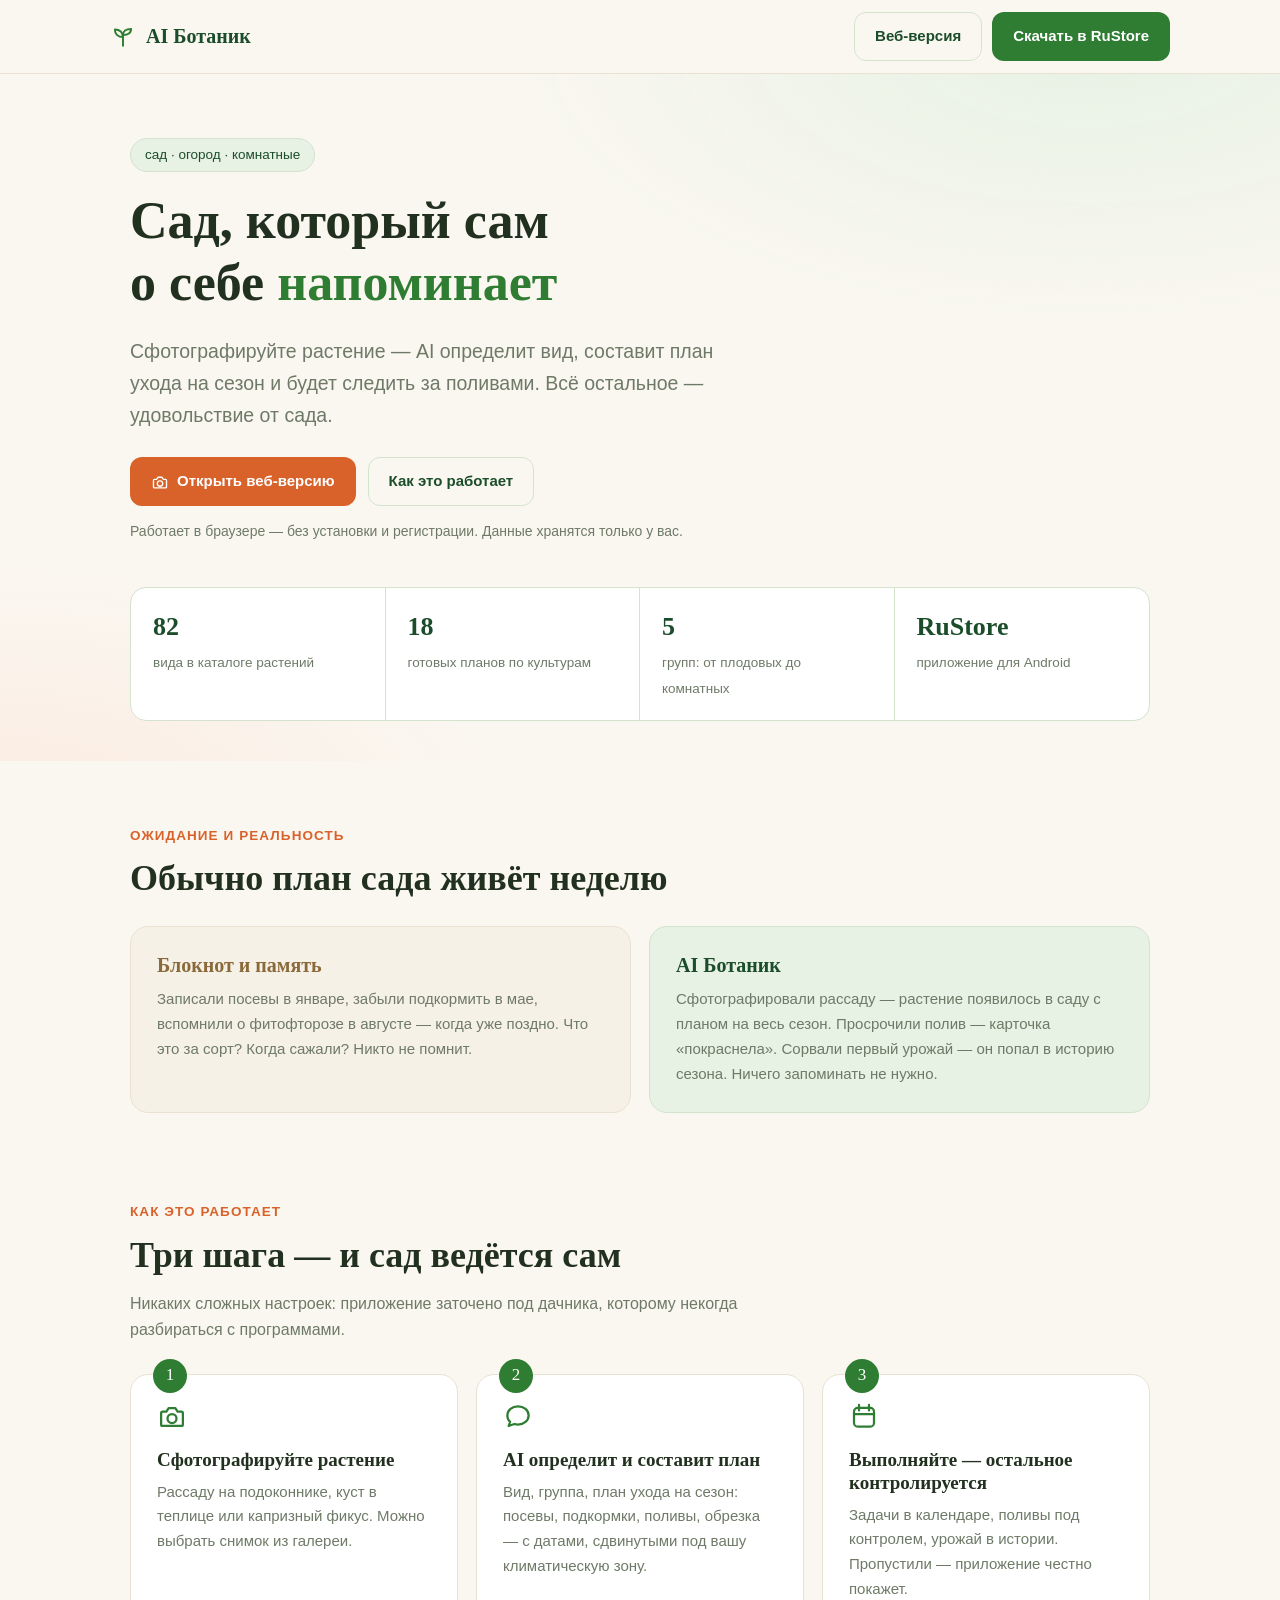
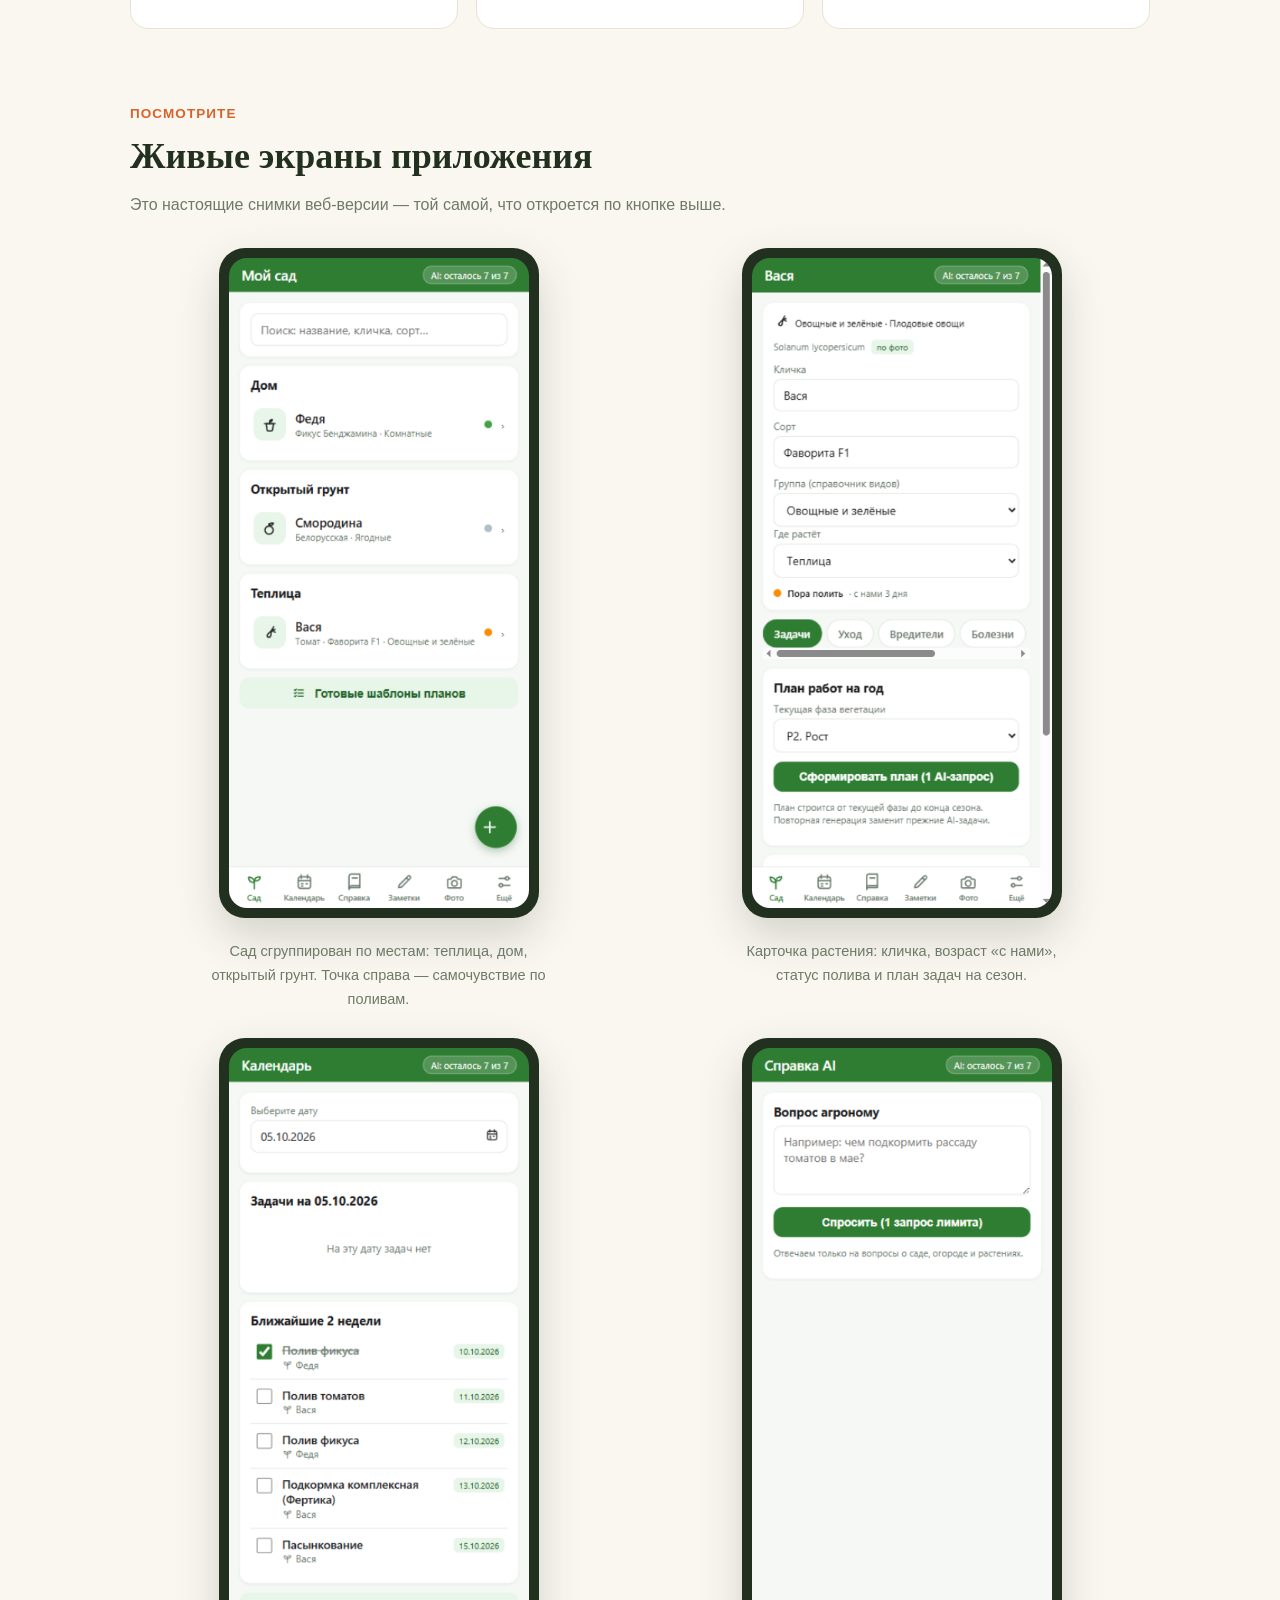
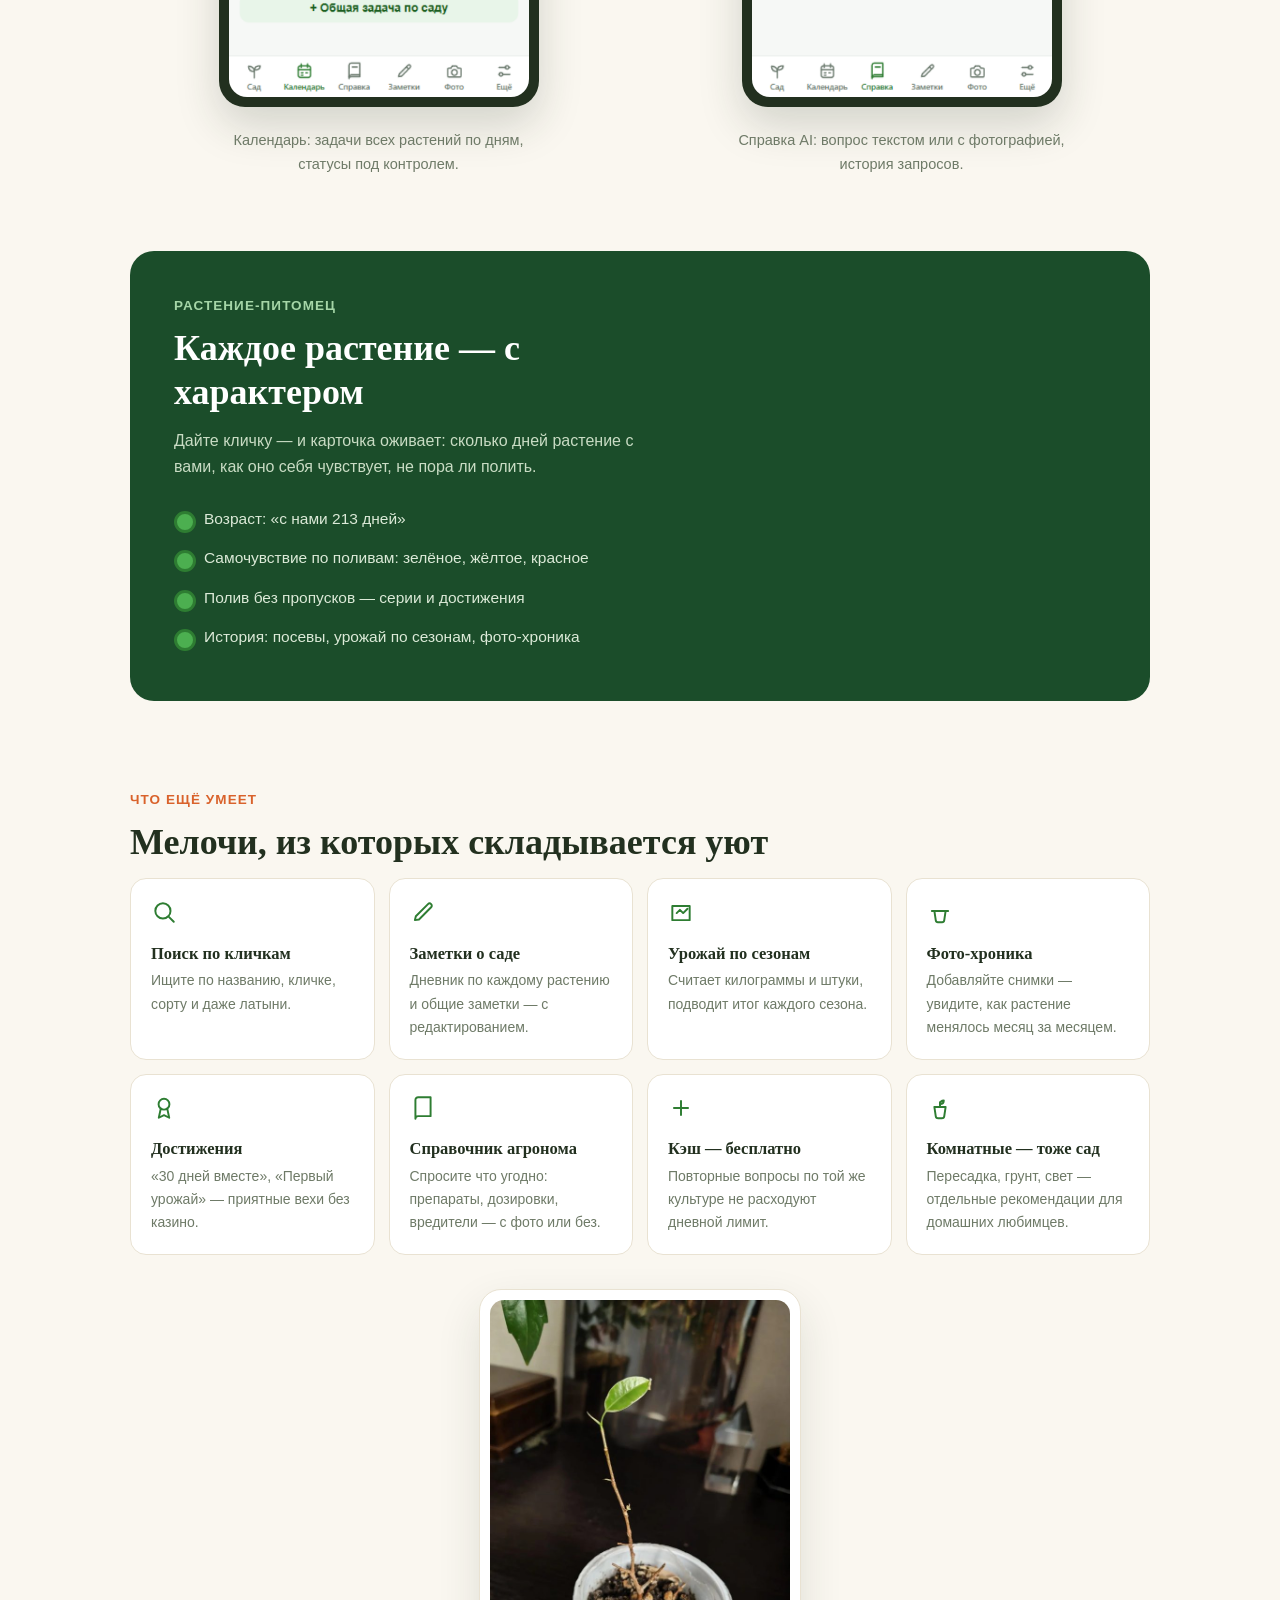
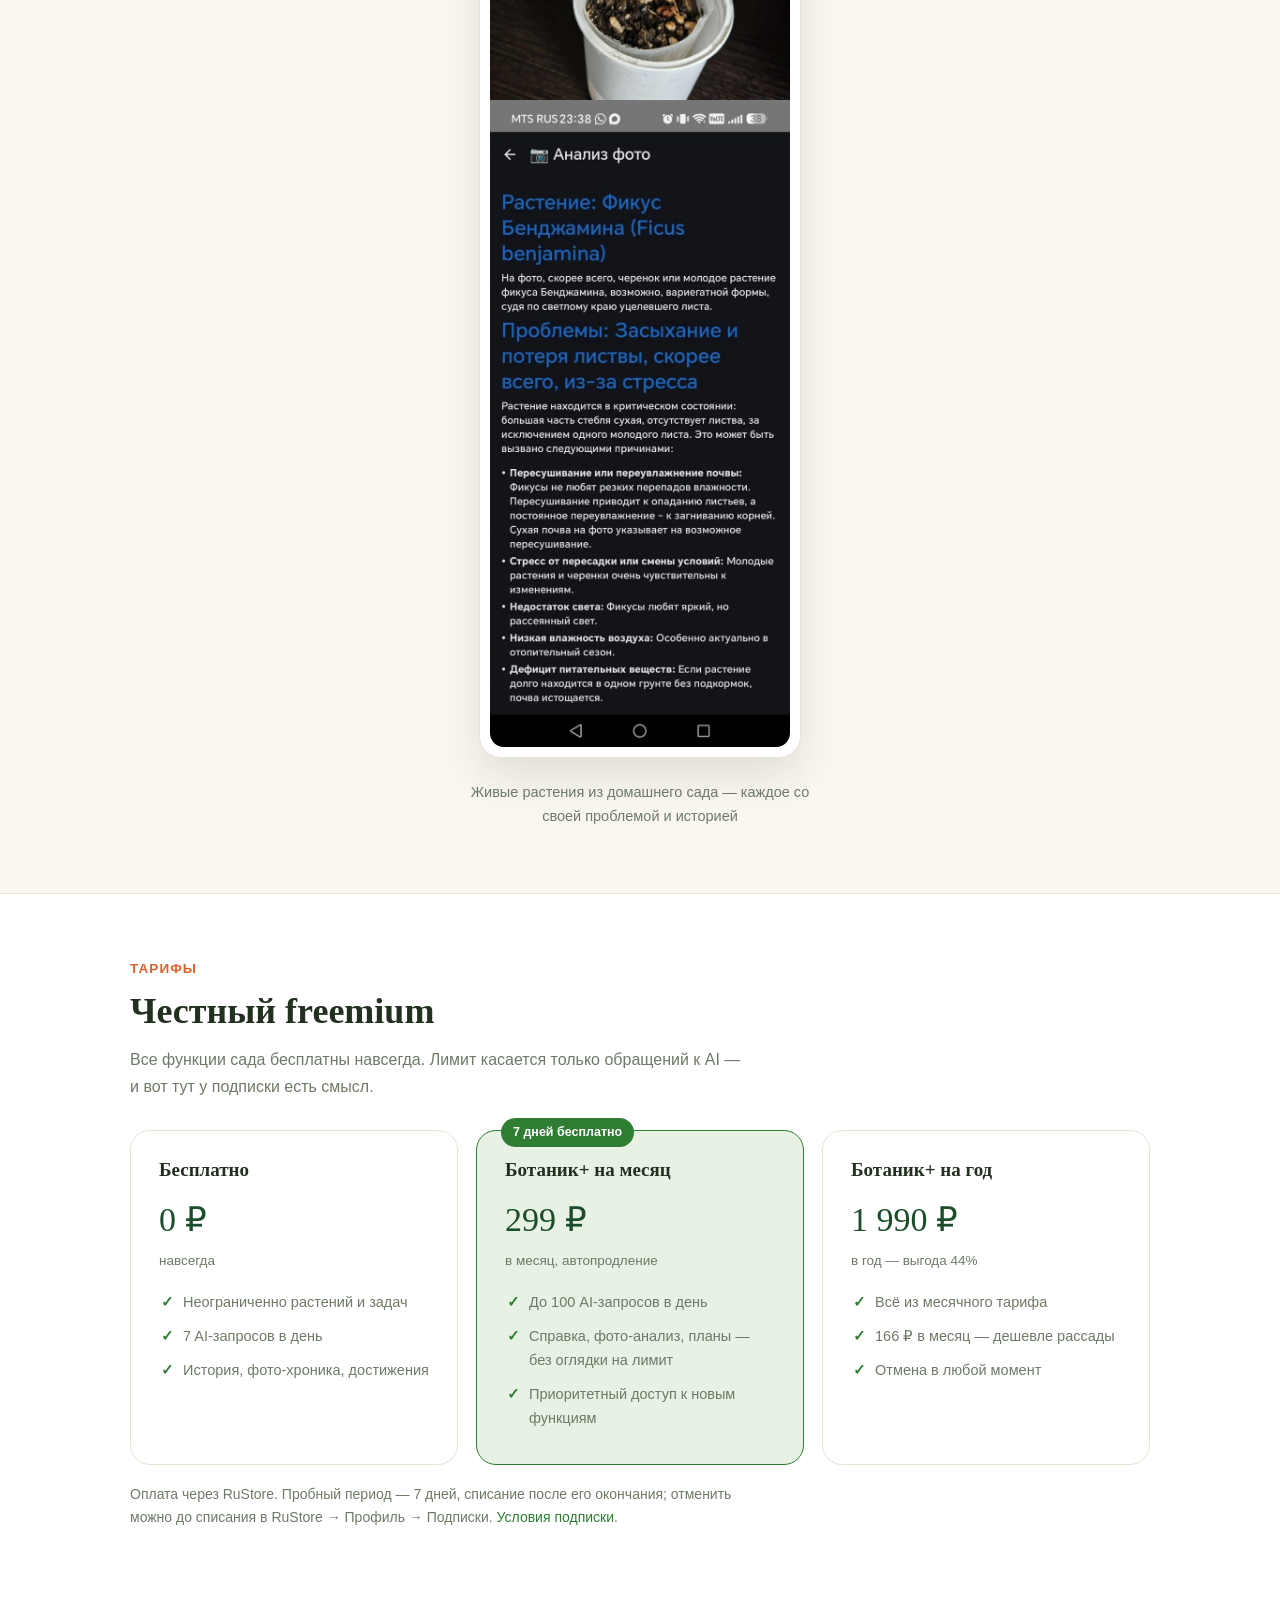
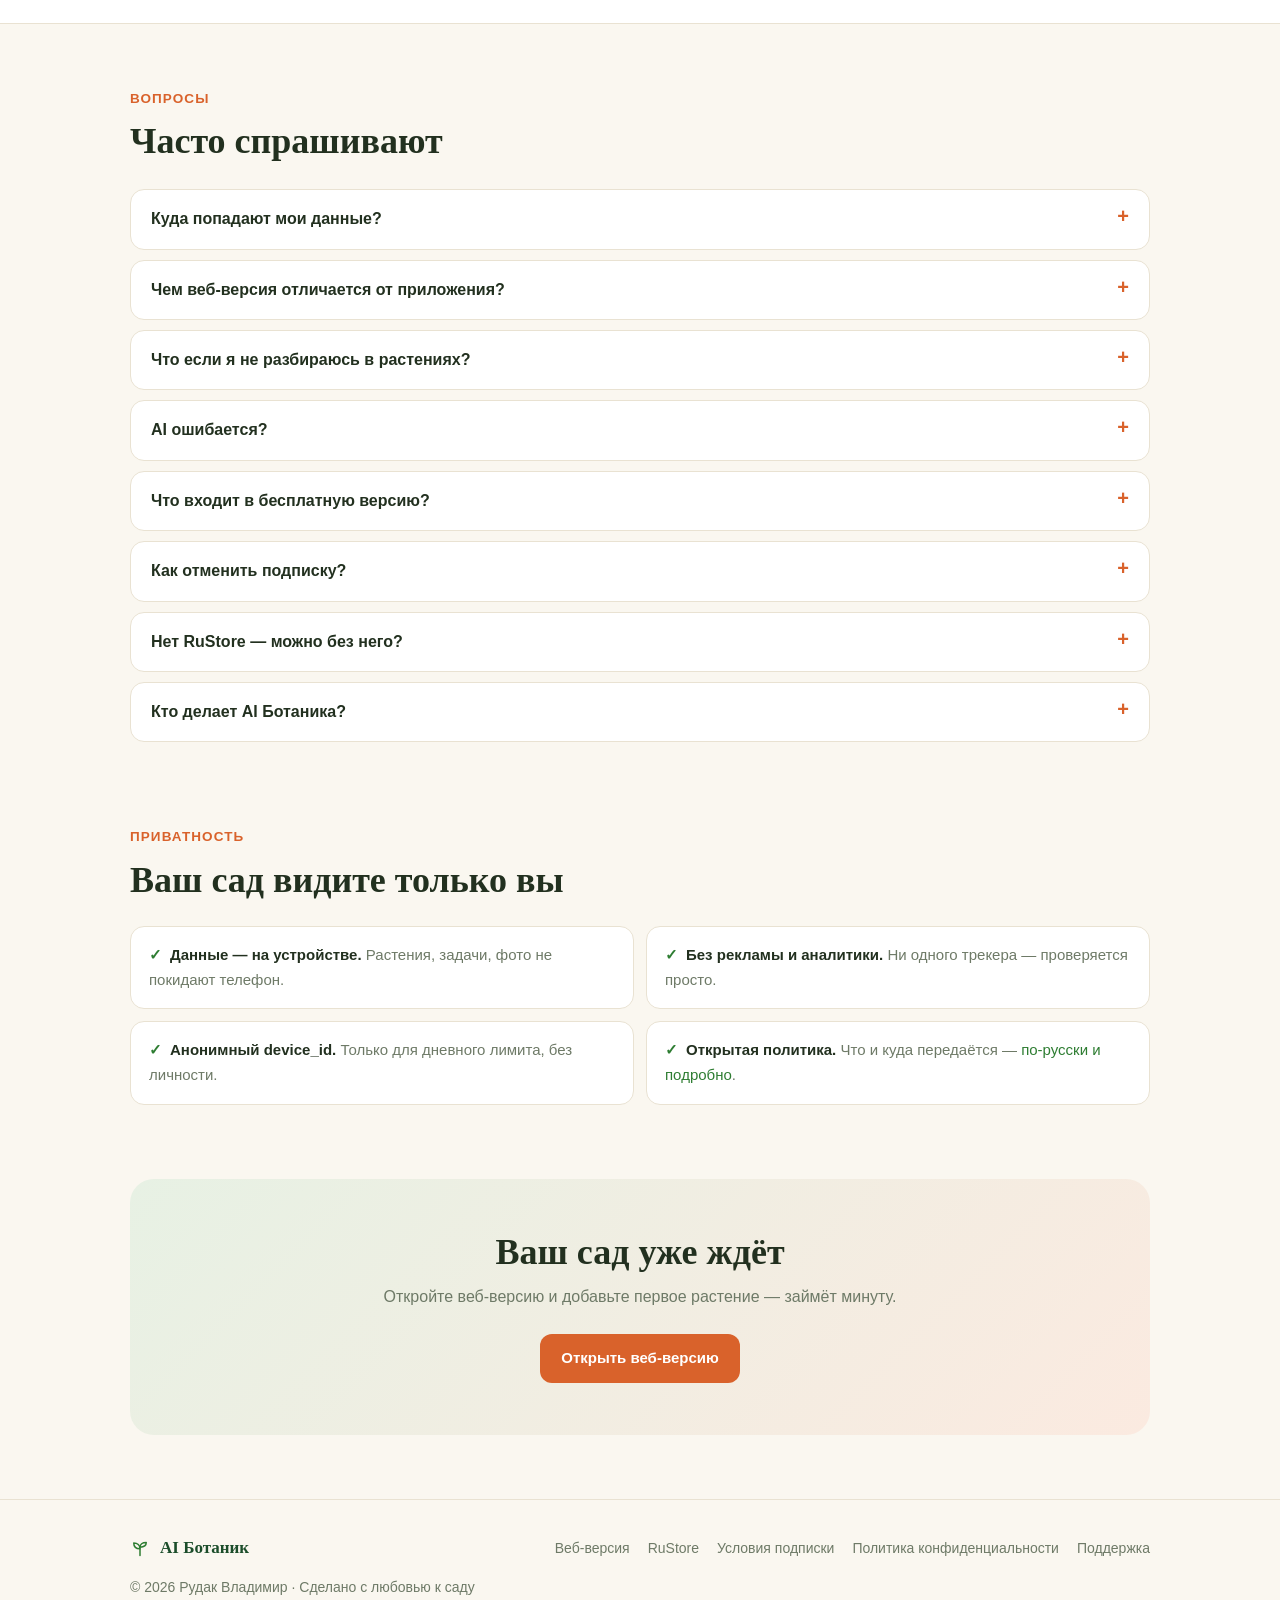
<file: static/site/index.html>
<!DOCTYPE html>
<html lang="ru">
<head>
<meta charset="UTF-8">
<meta name="viewport" content="width=device-width, initial-scale=1.0">
<title>AI Ботаник — умный календарь сада и AI-агроном</title>
<meta name="description" content="Сфотографируйте растение — AI определит вид, составит план ухода на сезон и будет следить за поливом. Веб-версия работает без установки, есть приложение для Android (RuStore).">
<link rel="icon" href="/app/icons/icon-192.png">
<meta property="og:title" content="AI Ботаник — умный календарь сада">
<meta property="og:description" content="Фото → определение вида → план ухода → напоминания. Работает в браузере.">
<meta property="og:image" content="/app/icons/icon-512.png">
<style>
:root{
  --bg:#FAF7F0; --paper:#FFFFFF; --ink:#22301F; --muted:#6E7A67;
  --green:#2E7D32; --green-deep:#1B4D2A; --green-soft:#E7F1E4; --green-line:#D4E3CE;
  --accent:#D9622B; --accent-soft:#FBEAE0; --line:#E9E2D2;
}
*{box-sizing:border-box;margin:0;padding:0}
html{scroll-behavior:smooth}
body{background:var(--bg);color:var(--ink);
  font:16px/1.65 Arial,Helvetica,sans-serif}
h1,h2,h3,.serif{font-family:"Times New Roman",Times,serif;font-weight:600;line-height:1.2}
a{color:var(--green);text-decoration:none}
a:hover{text-decoration:underline}
.wrap{max-width:1060px;margin:0 auto;padding:0 20px}
header{position:sticky;top:0;z-index:10;background:rgba(250,247,240,.92);
  backdrop-filter:blur(8px);border-bottom:1px solid var(--line)}
.hrow{display:flex;align-items:center;gap:14px;padding:12px 0}
.logo{display:flex;align-items:center;gap:10px;font-family:"Times New Roman",Times,serif;
  font-size:20px;color:var(--green-deep);font-weight:600}
.logo svg{width:26px;height:26px}
nav{margin-left:auto;display:flex;gap:10px;flex-wrap:wrap}
.btn{display:inline-flex;align-items:center;gap:8px;border-radius:12px;
  padding:11px 20px;font-size:15px;font-weight:600;border:1.5px solid transparent;
  cursor:pointer;transition:.15s;text-decoration:none!important}
.btn-green{background:var(--green);color:#fff}
.btn-green:hover{background:var(--green-deep)}
.btn-accent{background:var(--accent);color:#fff}
.btn-accent:hover{background:#BE5220}
.btn-ghost{border-color:var(--green-line);color:var(--green-deep);background:transparent}
.btn-ghost:hover{background:var(--green-soft)}
.btn svg{width:18px;height:18px}
/* HERO */
.hero{padding:64px 0 40px;background:
  radial-gradient(600px 300px at 85% -40px, var(--green-soft), transparent),
  radial-gradient(500px 260px at 0% 110%, var(--accent-soft), transparent)}
.hero .tag{display:inline-block;background:var(--green-soft);color:var(--green-deep);
  border:1px solid var(--green-line);border-radius:999px;padding:5px 14px;
  font-size:13.5px;margin-bottom:18px}
.hero h1{font-size:clamp(32px,5vw,52px);max-width:820px}
.hero h1 em{font-style:normal;color:var(--green)}
.hero p.lead{margin:20px 0 26px;font-size:clamp(17px,2vw,19.5px);
  color:var(--muted);max-width:640px}
.hero .cta{display:flex;gap:12px;flex-wrap:wrap}
.hero .note{margin-top:14px;font-size:14px;color:var(--muted)}
.metrics{display:flex;gap:0;margin-top:44px;border:1px solid var(--green-line);
  border-radius:16px;background:var(--paper);overflow:hidden;flex-wrap:wrap}
.metrics div{flex:1 1 150px;padding:18px 22px;border-right:1px solid var(--green-line)}
.metrics div:last-child{border-right:none}
.metrics b{display:block;font-size:26px;font-family:"Times New Roman",Times,serif;color:var(--green-deep)}
.metrics span{font-size:13.5px;color:var(--muted)}
/* SECTIONS */
section{padding:64px 0}
.kicker{color:var(--accent);font-size:13.5px;font-weight:700;
  letter-spacing:.08em;text-transform:uppercase;margin-bottom:10px}
h2{font-size:clamp(26px,3.4vw,36px);margin-bottom:14px}
.sub{color:var(--muted);max-width:620px;margin-bottom:30px}
/* versus */
.versus{display:grid;grid-template-columns:1fr 1fr;gap:18px}
@media(max-width:720px){.versus{grid-template-columns:1fr}}
.vcard{border-radius:18px;padding:26px;border:1px solid var(--line);background:var(--paper)}
.vcard.bad{background:#F6F1E7}
.vcard.good{background:var(--green-soft);border-color:var(--green-line)}
.vcard h3{font-size:20px;margin-bottom:10px}
.vcard.bad h3{color:#8A6A3A}
.vcard.good h3{color:var(--green-deep)}
.vcard p{color:var(--muted);font-size:15px}
/* steps */
.steps{display:grid;grid-template-columns:repeat(3,1fr);gap:18px;counter-reset:st}
@media(max-width:720px){.steps{grid-template-columns:1fr}}
.step{background:var(--paper);border:1px solid var(--line);border-radius:18px;padding:26px;position:relative}
.step:before{counter-increment:st;content:counter(st);position:absolute;top:-16px;left:22px;
  width:34px;height:34px;border-radius:50%;background:var(--green);color:#fff;
  display:flex;align-items:center;justify-content:center;font-family:"Times New Roman",Times,serif;font-size:17px}
.step h3{font-size:19px;margin:10px 0 8px}
.step p{color:var(--muted);font-size:15px}
.step .pic{color:var(--green);margin-bottom:6px}
.step .pic svg{width:30px;height:30px}
/* shots */
.shots{display:grid;grid-template-columns:repeat(2,1fr);gap:26px;align-items:start}
@media(max-width:720px){.shots{grid-template-columns:1fr}}
.shot{text-align:center}
.phone{display:inline-block;background:var(--ink);border-radius:26px;padding:10px;
  box-shadow:0 18px 44px rgba(34,48,31,.18)}
.phone img{display:block;width:100%;max-width:300px;border-radius:18px}
.ph{display:inline-block;background:#fff;border:1px solid var(--line);border-radius:22px;padding:10px;
  box-shadow:0 18px 44px rgba(34,48,31,.12)}
.ph img{display:block;width:100%;max-width:300px;border-radius:14px}
.ph.stack img:first-child{border-radius:14px 14px 0 0}
.ph.stack img:last-child{border-radius:0 0 14px 14px}
.shot figcaption{margin-top:14px;color:var(--muted);font-size:14.5px;max-width:340px;
  margin-left:auto;margin-right:auto}
/* feature cards */
.grid{display:grid;grid-template-columns:repeat(4,1fr);gap:14px}
@media(max-width:960px){.grid{grid-template-columns:repeat(2,1fr)}}
@media(max-width:540px){.grid{grid-template-columns:1fr}}
.f{background:var(--paper);border:1px solid var(--line);border-radius:16px;padding:20px}
.f svg{width:26px;height:26px;color:var(--green);margin-bottom:10px}
.f h3{font-size:16.5px;margin-bottom:6px}
.f p{font-size:14px;color:var(--muted)}
/* pet */
.pet{display:grid;grid-template-columns:1.1fr .9fr;gap:36px;align-items:center;
  background:var(--green-deep);border-radius:24px;padding:44px;color:#EDF5EA}
@media(max-width:720px){.pet{grid-template-columns:1fr;padding:28px}}
.pet .kicker{color:#A5D6A7}
.pet h2{color:#fff}
.pet p{color:#C9DCc4}
.pet ul{list-style:none;margin-top:18px}
.pet li{padding:7px 0 7px 30px;position:relative;color:#DCEAD8;font-size:15.5px}
.pet li:before{content:"";position:absolute;left:0;top:12px;width:16px;height:16px;
  border-radius:50%;background:#4CAF50;border:3px solid #2E7D32}
/* pricing */
.plans{display:grid;grid-template-columns:repeat(3,1fr);gap:18px;align-items:stretch}
@media(max-width:720px){.plans{grid-template-columns:1fr}}
.plan{background:var(--paper);border:1.5px solid var(--line);border-radius:20px;padding:28px}
.plan.hl{border-color:var(--green);background:var(--green-soft);position:relative}
.plan.hl .mark{position:absolute;top:-13px;left:24px;background:var(--green);color:#fff;
  border-radius:999px;font-size:12.5px;font-weight:700;padding:4px 12px}
.plan h3{font-size:19px;margin-bottom:6px}
.plan .price{font-family:"Times New Roman",Times,serif;font-size:34px;color:var(--green-deep);margin:10px 0 2px}
.plan .per{color:var(--muted);font-size:13.5px;margin-bottom:14px}
.plan ul{list-style:none}
.plan li{font-size:14.5px;color:var(--muted);padding:5px 0 5px 24px;position:relative}
.plan li:before{content:"✓";position:absolute;left:2px;color:var(--green);font-weight:700}
/* faq */
.faq details{background:var(--paper);border:1px solid var(--line);border-radius:14px;
  padding:16px 20px;margin-bottom:10px}
.faq summary{cursor:pointer;font-weight:600;font-size:16px;list-style:none;
  display:flex;justify-content:space-between;gap:12px}
.faq summary::-webkit-details-marker{display:none}
.faq summary:after{content:"+";color:var(--accent);font-size:20px;line-height:1}
.faq details[open] summary:after{content:"–"}
.faq details p{margin-top:10px;color:var(--muted);font-size:15px}
/* privacy ticks */
.ticks{display:grid;grid-template-columns:repeat(2,1fr);gap:12px}
@media(max-width:720px){.ticks{grid-template-columns:1fr}}
.ticks div{background:var(--paper);border:1px solid var(--line);border-radius:14px;
  padding:16px 18px;font-size:15px;color:var(--muted)}
.ticks b{color:var(--ink)}
.ticks span{color:var(--green);font-weight:700;margin-right:8px}
/* final */
.final{background:linear-gradient(135deg,var(--green-soft),var(--accent-soft));
  border-radius:24px;padding:52px 40px;text-align:center}
.final h2{margin-bottom:10px}
.final p{color:var(--muted);margin-bottom:24px}
footer{border-top:1px solid var(--line);padding:34px 0 60px;color:var(--muted);font-size:14px}
.frow{display:flex;gap:24px;flex-wrap:wrap;align-items:center}
.frow nav{display:flex;gap:18px;flex-wrap:wrap}
.frow nav a{color:var(--muted)}
.frow nav a:hover{color:var(--green)}
.copy{margin-top:14px}
</style>
</head>
<body>

<header>
  <div class="wrap hrow">
    <span class="logo">
      <svg viewBox="0 0 24 24" fill="none" stroke="#2E7D32" stroke-width="1.8" stroke-linecap="round" stroke-linejoin="round"><path d="M12 21v-8"/><path d="M12 13C12 8.5 9 6 4.5 6c0 4.5 3 7 7.5 7z"/><path d="M12 11c0-3.6 2.6-5.5 7.5-5.5 0 3.9-2.6 5.5-7.5 5.5z"/></svg>
      AI Ботаник
    </span>
    <nav>
      <a class="btn btn-ghost" href="/app/">Веб-версия</a>
      <a class="btn btn-green" href="https://www.rustore.ru/catalog/app/ru.verudak.gardencalendar" target="_blank" rel="noopener">Скачать в RuStore</a>
    </nav>
  </div>
</header>

<section class="hero">
  <div class="wrap">
    <span class="tag">сад · огород · комнатные</span>
    <h1>Сад, который сам<br>о себе <em>напоминает</em></h1>
    <p class="lead">Сфотографируйте растение — AI определит вид, составит план ухода
      на сезон и будет следить за поливами. Всё остальное — удовольствие от сада.</p>
    <div class="cta">
      <a class="btn btn-accent" href="/app/">
        <svg viewBox="0 0 24 24" fill="none" stroke="currentColor" stroke-width="1.8" stroke-linecap="round" stroke-linejoin="round"><path d="M4.5 8.5h3l1.8-2.8h5.4l1.8 2.8h3a1.2 1.2 0 0 1 1.2 1.2v9a1.2 1.2 0 0 1-1.2 1.2h-15a1.2 1.2 0 0 1-1.2-1.2v-9a1.2 1.2 0 0 1 1.2-1.2z"/><circle cx="12" cy="14" r="3.6"/></svg>
        Открыть веб-версию
      </a>
      <a class="btn btn-ghost" href="#how">Как это работает</a>
    </div>
    <p class="note">Работает в браузере — без установки и регистрации. Данные хранятся только у вас.</p>
    <div class="metrics">
      <div><b>82</b><span>вида в каталоге растений</span></div>
      <div><b>18</b><span>готовых планов по культурам</span></div>
      <div><b>5</b><span>групп: от плодовых до комнатных</span></div>
      <div><b>RuStore</b><span>приложение для Android</span></div>
    </div>
  </div>
</section>

<section id="vs">
  <div class="wrap">
    <p class="kicker">Ожидание и реальность</p>
    <h2>Обычно план сада живёт неделю</h2>
    <div class="versus" style="margin-top:26px">
      <div class="vcard bad">
        <h3>Блокнот и память</h3>
        <p>Записали посевы в январе, забыли подкормить в мае, вспомнили о фитофторозе
          в августе — когда уже поздно. Что это за сорт? Когда сажали? Никто не помнит.</p>
      </div>
      <div class="vcard good">
        <h3>AI Ботаник</h3>
        <p>Сфотографировали рассаду — растение появилось в саду с планом на весь сезон.
          Просрочили полив — карточка «покраснела». Сорвали первый урожай — он попал
          в историю сезона. Ничего запоминать не нужно.</p>
      </div>
    </div>
  </div>
</section>

<section id="how" style="padding-top:24px">
  <div class="wrap">
    <p class="kicker">Как это работает</p>
    <h2>Три шага — и сад ведётся сам</h2>
    <p class="sub">Никаких сложных настроек: приложение заточено под дачника,
      которому некогда разбираться с программами.</p>
    <div class="steps">
      <div class="step">
        <div class="pic"><svg viewBox="0 0 24 24" fill="none" stroke="currentColor" stroke-width="1.8" stroke-linecap="round" stroke-linejoin="round"><path d="M4.5 8.5h3l1.8-2.8h5.4l1.8 2.8h3a1.2 1.2 0 0 1 1.2 1.2v9a1.2 1.2 0 0 1-1.2 1.2h-15a1.2 1.2 0 0 1-1.2-1.2v-9a1.2 1.2 0 0 1 1.2-1.2z"/><circle cx="12" cy="14" r="3.6"/></svg></div>
        <h3>Сфотографируйте растение</h3>
        <p>Рассаду на подоконнике, куст в теплице или капризный фикус. Можно выбрать
          снимок из галереи.</p>
      </div>
      <div class="step">
        <div class="pic"><svg viewBox="0 0 24 24" fill="none" stroke="currentColor" stroke-width="1.8" stroke-linecap="round" stroke-linejoin="round"><path d="M20.5 11.5c0 4.1-3.8 7.3-8.5 7.3-1 0-2-.15-2.9-.42L4.5 20l1.2-3.4C4.1 15.2 3.5 13.4 3.5 11.5c0-4.1 3.8-7.3 8.5-7.3s8.5 3.2 8.5 7.3z"/></svg></div>
        <h3>AI определит и составит план</h3>
        <p>Вид, группа, план ухода на сезон: посевы, подкормки, поливы, обрезка —
          с датами, сдвинутыми под вашу климатическую зону.</p>
      </div>
      <div class="step">
        <div class="pic"><svg viewBox="0 0 24 24" fill="none" stroke="currentColor" stroke-width="1.8" stroke-linecap="round" stroke-linejoin="round"><path d="M7 5.5h10a3 3 0 0 1 3 3v9a3 3 0 0 1-3 3h-10a3 3 0 0 1-3-3v-9a3 3 0 0 1 3-3z"/><path d="M8 3v4.5M16 3v4.5M4 10.5h16"/></svg></div>
        <h3>Выполняйте — остальное контролируется</h3>
        <p>Задачи в календаре, поливы под контролем, урожай в истории.
          Пропустили — приложение честно покажет.</p>
      </div>
    </div>
  </div>
</section>

<section id="look" style="padding-top:10px">
  <div class="wrap">
    <p class="kicker">Посмотрите</p>
    <h2>Живые экраны приложения</h2>
    <p class="sub">Это настоящие снимки веб-версии — той самой, что откроется
      по кнопке выше.</p>
    <div class="shots">
      <figure class="shot">
        <span class="phone"><img src="shots/garden.png" alt="Экран сада: растения сгруппированы по местам"></span>
        <figcaption>Сад сгруппирован по местам: теплица, дом, открытый грунт.
          Точка справа — самочувствие по поливам.</figcaption>
      </figure>
      <figure class="shot">
        <span class="phone"><img src="shots/pet.png" alt="Карточка растения: кличка, возраст, задачи"></span>
        <figcaption>Карточка растения: кличка, возраст «с нами», статус полива
          и план задач на сезон.</figcaption>
      </figure>
      <figure class="shot">
        <span class="phone"><img src="shots/calendar.png" alt="Календарь задач сада"></span>
        <figcaption>Календарь: задачи всех растений по дням, статусы под контролем.</figcaption>
      </figure>
      <figure class="shot">
        <span class="phone"><img src="shots/ai.png" alt="Справка AI-агронома"></span>
        <figcaption>Справка AI: вопрос текстом или с фотографией, история запросов.</figcaption>
      </figure>
    </div>
  </div>
</section>

<section style="padding-top:10px">
  <div class="wrap">
    <div class="pet">
      <div>
        <p class="kicker">Растение-питомец</p>
        <h2>Каждое растение — с характером</h2>
        <p>Дайте кличку — и карточка оживает: сколько дней растение с вами,
          как оно себя чувствует, не пора ли полить.</p>
        <ul>
          <li>Возраст: «с нами 213 дней»</li>
          <li>Самочувствие по поливам: зелёное, жёлтое, красное</li>
          <li>Полив без пропусков — серии и достижения</li>
          <li>История: посевы, урожай по сезонам, фото-хроника</li>
        </ul>
      </div>
    </div>
  </div>
</section>

<section id="more" style="padding-top:24px">
  <div class="wrap">
    <p class="kicker">Что ещё умеет</p>
    <h2>Мелочи, из которых складывается уют</h2>
    <div class="grid">
      <div class="f"><svg viewBox="0 0 24 24" fill="none" stroke="currentColor" stroke-width="1.8" stroke-linecap="round" stroke-linejoin="round"><circle cx="11" cy="11" r="7"/><path d="M21 21l-4.3-4.3"/></svg><h3>Поиск по кличкам</h3><p>Ищите по названию, кличке, сорту и даже латыни.</p></div>
      <div class="f"><svg viewBox="0 0 24 24" fill="none" stroke="currentColor" stroke-width="1.8" stroke-linecap="round" stroke-linejoin="round"><path d="M4.5 19.5l.9-3.6L16.6 4.7a2.05 2.05 0 0 1 2.9 2.9L8.3 18.9l-3.8.6z"/></svg><h3>Заметки о саде</h3><p>Дневник по каждому растению и общие заметки — с редактированием.</p></div>
      <div class="f"><svg viewBox="0 0 24 24" fill="none" stroke="currentColor" stroke-width="1.8" stroke-linecap="round" stroke-linejoin="round"><path d="M4 6.5h16v13H4z"/><path d="M8 13l3-3 3 3 4-4"/></svg><h3>Урожай по сезонам</h3><p>Считает килограммы и штуки, подводит итог каждого сезона.</p></div>
      <div class="f"><svg viewBox="0 0 24 24" fill="none" stroke="currentColor" stroke-width="1.8" stroke-linecap="round" stroke-linejoin="round"><path d="M6.8 11h10.4l-1.3 8.7a2 2 0 0 1-2 1.7h-3.8a2 2 0 0 1-2-1.7L6.8 11z"/><path d="M4.5 11h15"/></svg><h3>Фото-хроника</h3><p>Добавляйте снимки — увидите, как растение менялось месяц за месяцем.</p></div>
      <div class="f"><svg viewBox="0 0 24 24" fill="none" stroke="currentColor" stroke-width="1.8" stroke-linecap="round" stroke-linejoin="round"><circle cx="12" cy="8.5" r="5"/><path d="M9 12.6 7.2 21l4.8-2.4L16.8 21 15 12.6"/></svg><h3>Достижения</h3><p>«30 дней вместе», «Первый урожай» — приятные вехи без казино.</p></div>
      <div class="f"><svg viewBox="0 0 24 24" fill="none" stroke="currentColor" stroke-width="1.8" stroke-linecap="round" stroke-linejoin="round"><path d="M5 4.5A2.5 2.5 0 0 1 7.5 2H19v17.5H7.5A2.5 2.5 0 0 0 5 22z"/></svg><h3>Справочник агронома</h3><p>Спросите что угодно: препараты, дозировки, вредители — с фото или без.</p></div>
      <div class="f"><svg viewBox="0 0 24 24" fill="none" stroke="currentColor" stroke-width="1.8" stroke-linecap="round" stroke-linejoin="round"><path d="M12 5.5v13M5.5 12h13"/></svg><h3>Кэш — бесплатно</h3><p>Повторные вопросы по той же культуре не расходуют дневной лимит.</p></div>
      <div class="f"><svg viewBox="0 0 24 24" fill="none" stroke="currentColor" stroke-width="1.8" stroke-linecap="round" stroke-linejoin="round"><path d="M6.8 11h10.4l-1.3 8.7a2 2 0 0 1-2 1.7h-3.8a2 2 0 0 1-2-1.7L6.8 11z"/><path d="M12 11V6.6"/><path d="M12 8.4c0-2 1.4-3.3 3.5-3.3 0 2-1.4 3.3-3.5 3.3z"/></svg><h3>Комнатные — тоже сад</h3><p>Пересадка, грунт, свет — отдельные рекомендации для домашних любимцев.</p></div>
    </div>
    <figure class="shot" style="margin-top:34px">
      <span class="ph stack">
        <img src="shots/plant-1.jpg" alt="Настоящее фото: молодое растение в горшке на подоконнике">
        <img src="shots/plant-2.jpg" alt="Настоящее фото: замиокулькас в белом горшке">
      </span>
      <figcaption>Живые растения из домашнего сада — каждое со своей проблемой и историей</figcaption>
    </figure>
  </div>
</section>

<section id="price" style="background:var(--paper);border-block:1px solid var(--line)">
  <div class="wrap">
    <p class="kicker">Тарифы</p>
    <h2>Честный freemium</h2>
    <p class="sub">Все функции сада бесплатны навсегда. Лимит касается только
      обращений к AI — и вот тут у подписки есть смысл.</p>
    <div class="plans">
      <div class="plan">
        <h3>Бесплатно</h3>
        <div class="price">0 ₽</div>
        <div class="per">навсегда</div>
        <ul>
          <li>Неограниченно растений и задач</li>
          <li>7 AI-запросов в день</li>
          <li>История, фото-хроника, достижения</li>
        </ul>
      </div>
      <div class="plan hl">
        <span class="mark">7 дней бесплатно</span>
        <h3>Ботаник+ на месяц</h3>
        <div class="price">299 ₽</div>
        <div class="per">в месяц, автопродление</div>
        <ul>
          <li>До 100 AI-запросов в день</li>
          <li>Справка, фото-анализ, планы — без оглядки на лимит</li>
          <li>Приоритетный доступ к новым функциям</li>
        </ul>
      </div>
      <div class="plan">
        <h3>Ботаник+ на год</h3>
        <div class="price">1 990 ₽</div>
        <div class="per">в год — выгода 44%</div>
        <ul>
          <li>Всё из месячного тарифа</li>
          <li>166 ₽ в месяц — дешевле рассады</li>
          <li>Отмена в любой момент</li>
        </ul>
      </div>
    </div>
    <p class="sub" style="margin-top:18px;font-size:14px">Оплата через RuStore. Пробный период — 7 дней,
      списание после его окончания; отменить можно до списания в RuStore → Профиль → Подписки.
      <a href="/offer">Условия подписки</a>.</p>
  </div>
</section>

<section id="faq">
  <div class="wrap">
    <p class="kicker">Вопросы</p>
    <h2>Часто спрашивают</h2>
    <div class="faq" style="margin-top:26px">
      <details><summary>Куда попадают мои данные?</summary><p>Список растений, задачи, заметки и фото хранятся только на вашем устройстве. На сервер уходят лишь текст запроса и сжатая фотография — в момент обращения к AI, и не сохраняются там.</p></details>
      <details><summary>Чем веб-версия отличается от приложения?</summary><p>Функционально — одинаково. Приложение для Android живёт в RuStore и ставится как обычное; веб-версия открывается по ссылке в любом браузере, включая iPhone — можно добавить на экран «Домой» и пользоваться как приложением.</p></details>
      <details><summary>Что если я не разбираюсь в растениях?</summary><p>Это и задумано: фотографируете — остальное делает AI. Определит вид, подберёт группу, составит план с датами. Ошибся — поправите в два тапа.</p></details>
      <details><summary>AI ошибается?</summary><p>Иногда. Уверенность показывается в процентах у каждого кандидата, а группу всегда можно исправить. Ответы агронома — справочные: для точной диагностики лучше приложить фото крупным планом.</p></details>
      <details><summary>Что входит в бесплатную версию?</summary><p>Всё про сад: растения, календарь, шаблоны планов, история, заметки, достижения. Лимит 7 AI-запросов в день — этого хватает на пару консультаций ежедневно.</p></details>
      <details><summary>Как отменить подписку?</summary><p>RuStore → Профиль → Подписки → отменить автопродление. Доступ сохранится до конца оплаченного периода, деньги за текущий период не списываются повторно.</p></details>
      <details><summary>Нет RuStore — можно без него?</summary><p>Да: веб-версия полностью самостоятельна. Подписка пока оформляется в приложении Android через RuStore.</p></details>
      <details><summary>Кто делает AI Ботаника?</summary><p>Разработчик-садовод Рудак Владимир. Пишите: <a href="mailto:navi-com@yandex.ru">navi-com@yandex.ru</a> — читаю всё.</p></details>
    </div>
  </div>
</section>

<section id="privacy" style="padding-top:10px">
  <div class="wrap">
    <p class="kicker">Приватность</p>
    <h2>Ваш сад видите только вы</h2>
    <div class="ticks" style="margin-top:24px">
      <div><span>✓</span><b>Данные — на устройстве.</b> Растения, задачи, фото не покидают телефон.</div>
      <div><span>✓</span><b>Без рекламы и аналитики.</b> Ни одного трекера — проверяется просто.</div>
      <div><span>✓</span><b>Анонимный device_id.</b> Только для дневного лимита, без личности.</div>
      <div><span>✓</span><b>Открытая политика.</b> Что и куда передаётся — <a href="/privacy">по-русски и подробно</a>.</div>
    </div>
  </div>
</section>

<section style="padding-top:10px">
  <div class="wrap">
    <div class="final">
      <h2>Ваш сад уже ждёт</h2>
      <p>Откройте веб-версию и добавьте первое растение — займёт минуту.</p>
      <a class="btn btn-accent" href="/app/">Открыть веб-версию</a>
    </div>
  </div>
</section>

<footer>
  <div class="wrap">
    <div class="frow">
      <span class="logo" style="font-size:17px">
        <svg viewBox="0 0 24 24" fill="none" stroke="#2E7D32" stroke-width="1.8" stroke-linecap="round" stroke-linejoin="round" style="width:20px;height:20px"><path d="M12 21v-8"/><path d="M12 13C12 8.5 9 6 4.5 6c0 4.5 3 7 7.5 7z"/><path d="M12 11c0-3.6 2.6-5.5 7.5-5.5 0 3.9-2.6 5.5-7.5 5.5z"/></svg>
        AI Ботаник
      </span>
      <nav>
        <a href="/app/">Веб-версия</a>
        <a href="https://www.rustore.ru/catalog/app/ru.verudak.gardencalendar" target="_blank" rel="noopener">RuStore</a>
        <a href="/offer">Условия подписки</a>
        <a href="/privacy">Политика конфиденциальности</a>
        <a href="mailto:navi-com@yandex.ru">Поддержка</a>
      </nav>
    </div>
    <p class="copy">© 2026 Рудак Владимир · Сделано с любовью к саду</p>
  </div>
</footer>

</body>
</html>
</file>
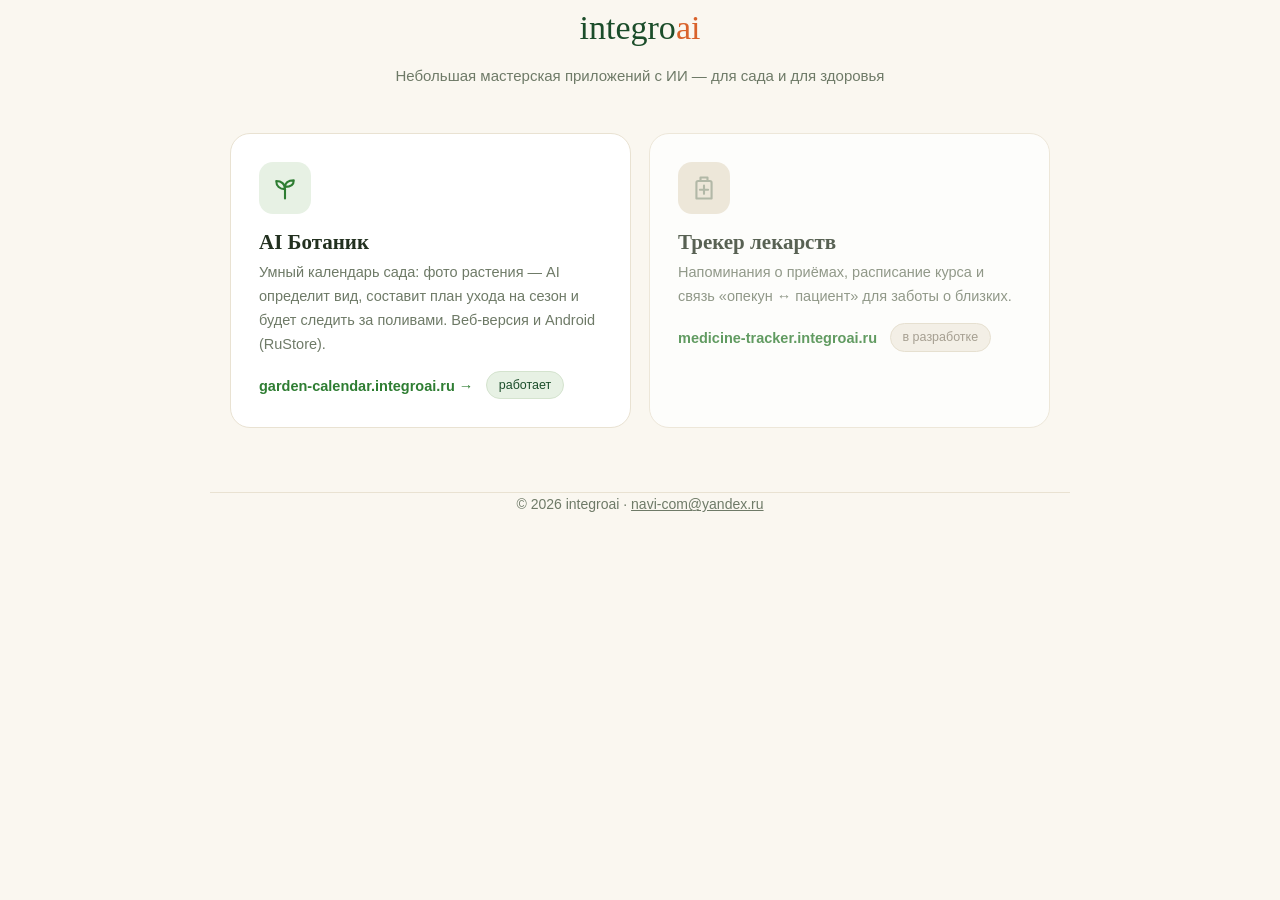
<file: static/hub.html>
<!DOCTYPE html>
<html lang="ru">
<head>
<meta charset="UTF-8">
<meta name="viewport" content="width=device-width, initial-scale=1.0">
<title>integroai — проекты</title>
<link rel="icon" href="/app/icons/icon-192.png">
<style>
:root{
  --bg:#FAF7F0; --paper:#fff; --ink:#22301F; --muted:#6E7A67;
  --green:#2E7D32; --green-deep:#1B4D2A; --green-soft:#E7F1E4;
  --green-line:#D4E3CE; --accent:#D9622B; --line:#E9E2D2;
}
*{box-sizing:border-box;margin:0;padding:0}
body{background:var(--bg);color:var(--ink);
  font:16px/1.65 Arial,Helvetica,sans-serif}
h1,h2,h3{font-family:"Times New Roman",Times,serif;font-weight:600;line-height:1.2}
.wrap{max-width:860px;margin:0 auto;padding:0 20px}
header{padding:56px 0 8px;text-align:center}
.brand{font-family:"Times New Roman",Times,serif;font-size:34px;color:var(--green-deep)}
.brand span{color:var(--accent)}
.tagline{color:var(--muted);margin-top:8px;font-size:15px}
.grid{display:grid;grid-template-columns:repeat(auto-fit,minmax(280px,1fr));
  gap:18px;margin:44px 0 64px}
.card{background:var(--paper);border:1px solid var(--line);border-radius:20px;
  padding:28px;text-decoration:none!important;color:var(--ink);
  transition:.15s;display:block}
.card:hover{border-color:var(--green);box-shadow:0 10px 30px rgba(34,48,31,.08)}
.card .pic{width:52px;height:52px;border-radius:14px;background:var(--green-soft);
  display:flex;align-items:center;justify-content:center;margin-bottom:16px}
.card .pic svg{width:28px;height:28px;color:var(--green)}
.card h3{font-size:21px;margin-bottom:6px}
.card p{color:var(--muted);font-size:14.5px;margin-bottom:14px}
.card .go{color:var(--green);font-weight:600;font-size:14.5px}
.card.soon{opacity:.75}
.card.soon .pic{background:var(--line)}
.card.soon .pic svg{color:#9AA48F}
.badge{display:inline-block;background:var(--green-soft);color:var(--green-deep);
  border:1px solid var(--green-line);border-radius:999px;padding:3px 12px;
  font-size:12.5px;margin-left:8px;vertical-align:2px}
.badge.grey{background:#F1EDE3;color:#8A8272;border-color:#E0D9C6}
footer{border-top:1px solid var(--line);padding:26px 0 44px;color:var(--muted);
  font-size:14px;text-align:center}
footer a{color:var(--muted)}
</style>
</head>
<body>

<header class="wrap">
  <div class="brand">integro<span>ai</span></div>
  <p class="tagline">Небольшая мастерская приложений с ИИ — для сада и для здоровья</p>
</header>

<main class="wrap">
  <div class="grid">
    <a class="card" href="https://garden-calendar.integroai.ru/">
      <span class="pic">
        <svg viewBox="0 0 24 24" fill="none" stroke="currentColor" stroke-width="1.8" stroke-linecap="round" stroke-linejoin="round"><path d="M12 21v-8"/><path d="M12 13C12 8.5 9 6 4.5 6c0 4.5 3 7 7.5 7z"/><path d="M12 11c0-3.6 2.6-5.5 7.5-5.5 0 3.9-2.6 5.5-7.5 5.5z"/></svg>
      </span>
      <h3>AI Ботаник</h3>
      <p>Умный календарь сада: фото растения — AI определит вид, составит план
        ухода на сезон и будет следить за поливами. Веб-версия и Android (RuStore).</p>
      <span class="go">garden-calendar.integroai.ru →</span>
      <span class="badge">работает</span>
    </a>
    <div class="card soon">
      <span class="pic">
        <svg viewBox="0 0 24 24" fill="none" stroke="currentColor" stroke-width="1.8" stroke-linecap="round" stroke-linejoin="round"><path d="M9 3h6v3H9z"/><path d="M7 6h10a1.5 1.5 0 0 1 1.5 1.5V21H5.5V7.5A1.5 1.5 0 0 1 7 6z"/><path d="M12 10v7M8.5 13.5h7"/></svg>
      </span>
      <h3>Трекер лекарств</h3>
      <p>Напоминания о приёмах, расписание курса и связь «опекун ↔ пациент»
        для заботы о близких.</p>
      <span class="go">medicine-tracker.integroai.ru</span>
      <span class="badge grey">в разработке</span>
    </div>
  </div>
</main>

<footer class="wrap">
  © 2026 integroai · <a href="mailto:navi-com@yandex.ru">navi-com@yandex.ru</a>
</footer>

</body>
</html>
</file>
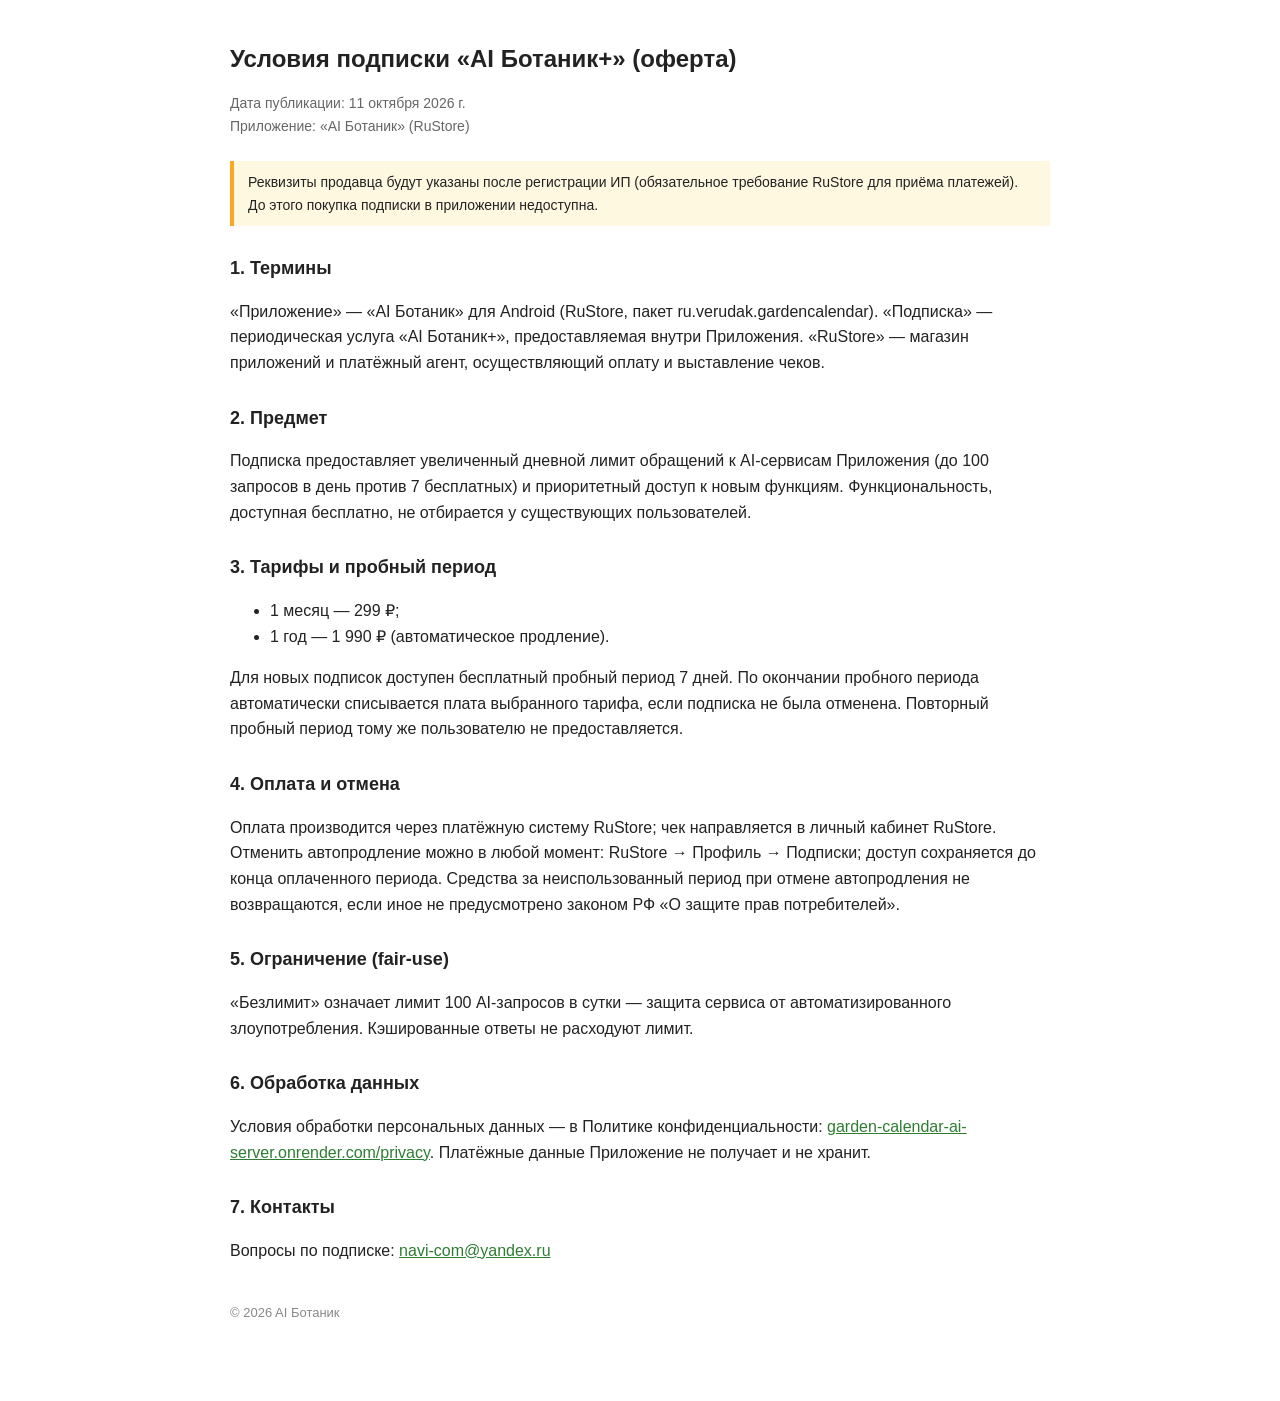
<file: static/offer.html>
<!DOCTYPE html>
<html lang="ru">
<head>
    <meta charset="UTF-8">
    <meta name="viewport" content="width=device-width, initial-scale=1.0">
    <title>Условия подписки «AI Ботаник+» — оферта</title>
    <style>
        body { font-family: -apple-system, BlinkMacSystemFont, "Segoe UI", Roboto, Arial, sans-serif;
               max-width: 820px; margin: 0 auto; padding: 24px 16px 64px; line-height: 1.6; color: #222; background: #fff; }
        h1 { font-size: 24px; margin-bottom: 8px; }
        h2 { font-size: 18px; margin-top: 28px; }
        .meta { color: #666; font-size: 14px; margin-bottom: 24px; }
        a { color: #2E7D32; }
        .todo { background: #FFF8E1; border-left: 4px solid #F9A825; padding: 10px 14px; font-size: 14px; }
    </style>
</head>
<body>

<h1>Условия подписки «AI Ботаник+» (оферта)</h1>
<p class="meta">Дата публикации: 11 октября 2026 г.<br>Приложение: «AI Ботаник» (RuStore)</p>

<div class="todo">
    Реквизиты продавца будут указаны после регистрации ИП (обязательное
    требование RuStore для приёма платежей). До этого покупка подписки
    в приложении недоступна.
</div>

<h2>1. Термины</h2>
<p>
    «Приложение» — «AI Ботаник» для Android (RuStore, пакет
    ru.verudak.gardencalendar). «Подписка» — периодическая услуга
    «AI Ботаник+», предоставляемая внутри Приложения. «RuStore» —
    магазин приложений и платёжный агент, осуществляющий оплату и
    выставление чеков.
</p>

<h2>2. Предмет</h2>
<p>
    Подписка предоставляет увеличенный дневной лимит обращений к
    AI-сервисам Приложения (до 100 запросов в день против 7 бесплатных)
    и приоритетный доступ к новым функциям. Функциональность,
    доступная бесплатно, не отбирается у существующих пользователей.
</p>

<h2>3. Тарифы и пробный период</h2>
<ul>
    <li>1 месяц — 299 ₽;</li>
    <li>1 год — 1 990 ₽ (автоматическое продление).</li>
</ul>
<p>
    Для новых подписок доступен бесплатный пробный период 7 дней.
    По окончании пробного периода автоматически списывается плата
    выбранного тарифа, если подписка не была отменена. Повторный
    пробный период тому же пользователю не предоставляется.
</p>

<h2>4. Оплата и отмена</h2>
<p>
    Оплата производится через платёжную систему RuStore; чек
    направляется в личный кабинет RuStore. Отменить автопродление
    можно в любой момент: RuStore → Профиль → Подписки; доступ
    сохраняется до конца оплаченного периода. Средства за
    неиспользованный период при отмене автопродления не возвращаются,
    если иное не предусмотрено законом РФ «О защите прав потребителей».
</p>

<h2>5. Ограничение (fair-use)</h2>
<p>
    «Безлимит» означает лимит 100 AI-запросов в сутки — защита сервиса
    от автоматизированного злоупотребления. Кэшированные ответы
    не расходуют лимит.
</p>

<h2>6. Обработка данных</h2>
<p>
    Условия обработки персональных данных — в Политике
    конфиденциальности:
    <a href="https://garden-calendar-ai-server.onrender.com/privacy">garden-calendar-ai-server.onrender.com/privacy</a>.
    Платёжные данные Приложение не получает и не хранит.
</p>

<h2>7. Контакты</h2>
<p>Вопросы по подписке: <a href="mailto:navi-com@yandex.ru">navi-com@yandex.ru</a></p>

<p style="margin-top: 40px; color: #888; font-size: 13px;">© 2026 AI Ботаник</p>

</body>
</html>
</file>
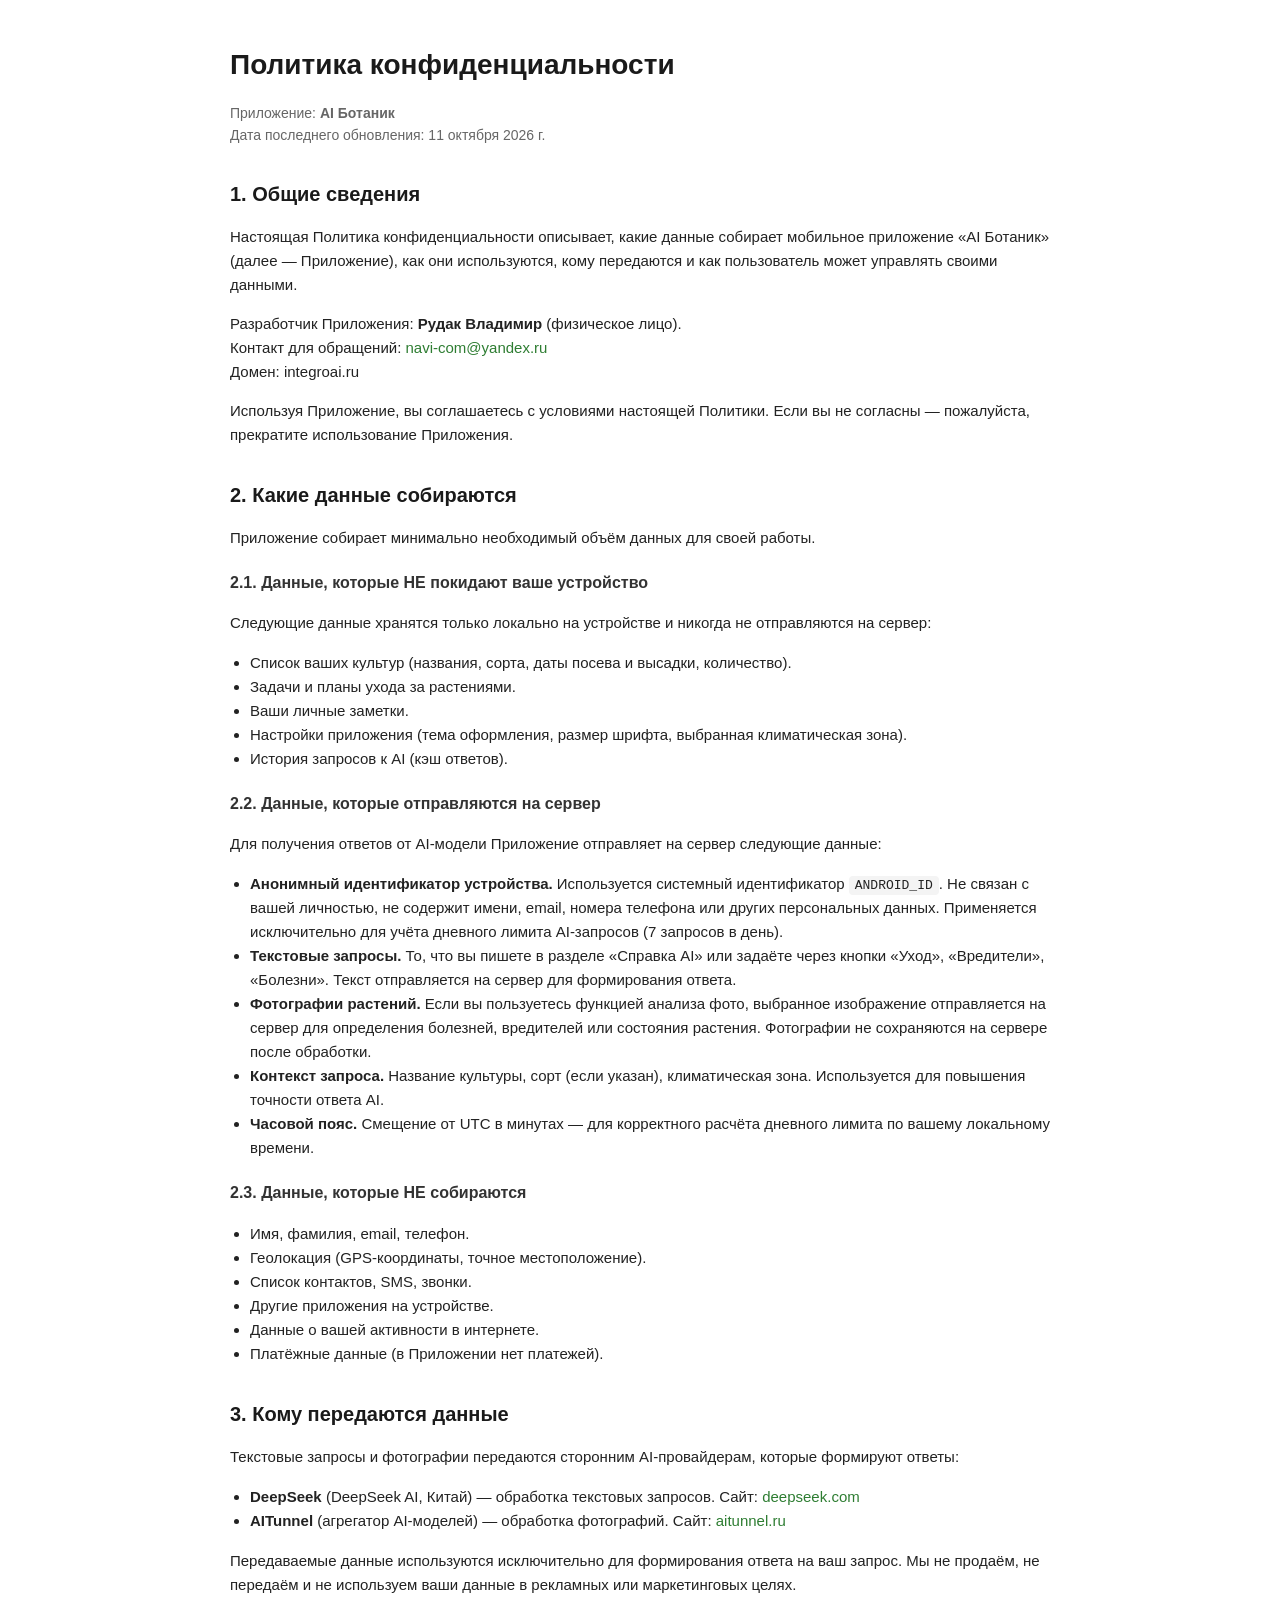
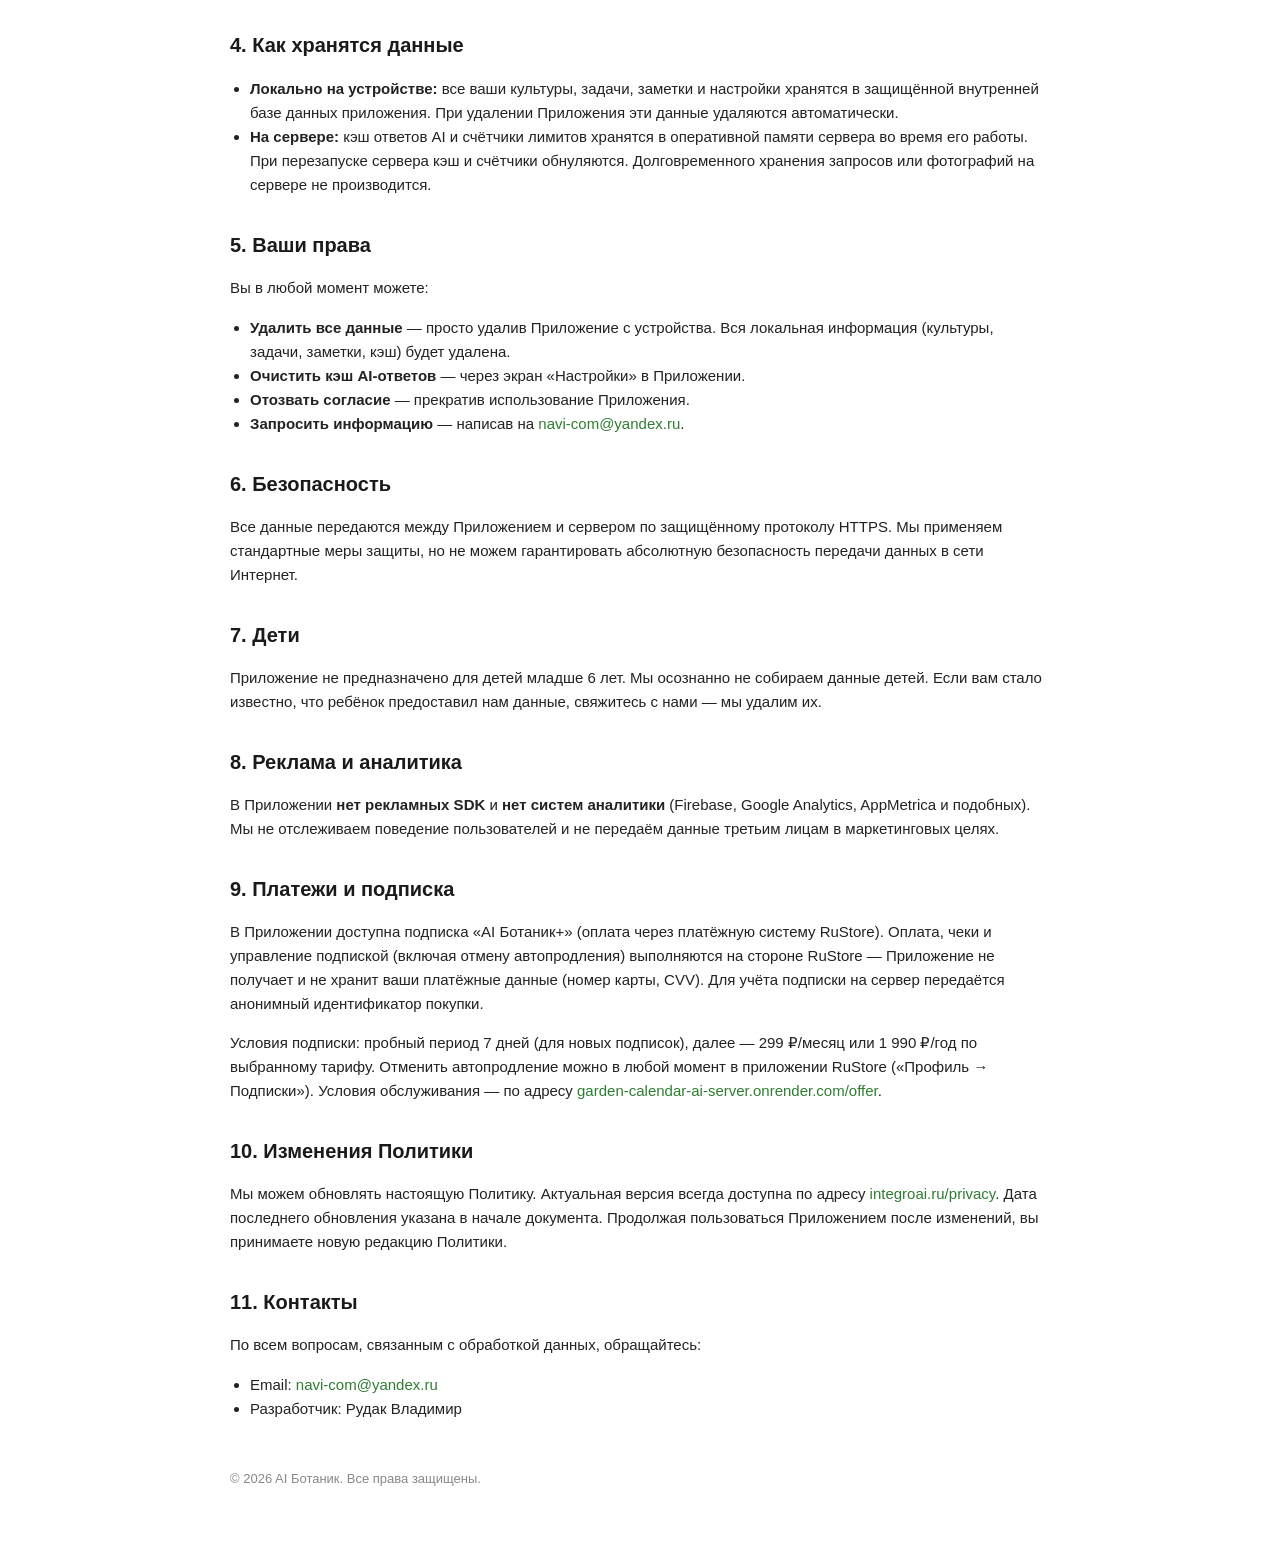
<file: static/privacy.html>
<!DOCTYPE html>
<html lang="ru">
<head>
    <meta charset="UTF-8">
    <meta name="viewport" content="width=device-width, initial-scale=1.0">
    <title>Политика конфиденциальности — AI Ботаник</title>
    <style>
        body {
            font-family: -apple-system, BlinkMacSystemFont, "Segoe UI", Roboto, "Helvetica Neue", Arial, sans-serif;
            max-width: 820px;
            margin: 0 auto;
            padding: 24px 16px 64px;
            line-height: 1.6;
            color: #222;
            background: #fff;
        }
        h1 {
            font-size: 28px;
            margin-bottom: 8px;
            color: #1a1a1a;
        }
        h2 {
            font-size: 20px;
            margin-top: 32px;
            margin-bottom: 12px;
            color: #1a1a1a;
        }
        h3 {
            font-size: 16px;
            margin-top: 20px;
            margin-bottom: 8px;
            color: #333;
        }
        p, li {
            font-size: 15px;
        }
        ul {
            padding-left: 20px;
        }
        .meta {
            color: #666;
            font-size: 14px;
            margin-bottom: 24px;
        }
        a {
            color: #2E7D32;
            text-decoration: none;
        }
        a:hover {
            text-decoration: underline;
        }
        code {
            background: #f4f4f4;
            padding: 2px 6px;
            border-radius: 4px;
            font-size: 13px;
        }
    </style>
</head>
<body>

<h1>Политика конфиденциальности</h1>
<p class="meta">
    Приложение: <strong>AI Ботаник</strong><br>
    Дата последнего обновления: 11 октября 2026 г.
</p>

<h2>1. Общие сведения</h2>
<p>
    Настоящая Политика конфиденциальности описывает, какие данные собирает
    мобильное приложение «AI Ботаник» (далее — Приложение), как они
    используются, кому передаются и как пользователь может управлять своими данными.
</p>
<p>
    Разработчик Приложения: <strong>Рудак Владимир</strong> (физическое лицо).<br>
    Контакт для обращений: <a href="mailto:navi-com@yandex.ru">navi-com@yandex.ru</a><br>
    Домен: integroai.ru
</p>
<p>
    Используя Приложение, вы соглашаетесь с условиями настоящей Политики.
    Если вы не согласны — пожалуйста, прекратите использование Приложения.
</p>

<h2>2. Какие данные собираются</h2>
<p>Приложение собирает минимально необходимый объём данных для своей работы.</p>

<h3>2.1. Данные, которые НЕ покидают ваше устройство</h3>
<p>Следующие данные хранятся только локально на устройстве и никогда не отправляются на сервер:</p>
<ul>
    <li>Список ваших культур (названия, сорта, даты посева и высадки, количество).</li>
    <li>Задачи и планы ухода за растениями.</li>
    <li>Ваши личные заметки.</li>
    <li>Настройки приложения (тема оформления, размер шрифта, выбранная климатическая зона).</li>
    <li>История запросов к AI (кэш ответов).</li>
</ul>

<h3>2.2. Данные, которые отправляются на сервер</h3>
<p>Для получения ответов от AI-модели Приложение отправляет на сервер следующие данные:</p>
<ul>
    <li>
        <strong>Анонимный идентификатор устройства.</strong>
        Используется системный идентификатор <code>ANDROID_ID</code>. Не связан с вашей личностью,
        не содержит имени, email, номера телефона или других персональных данных.
        Применяется исключительно для учёта дневного лимита AI-запросов (7 запросов в день).
    </li>
    <li>
        <strong>Текстовые запросы.</strong>
        То, что вы пишете в разделе «Справка AI» или задаёте через кнопки
        «Уход», «Вредители», «Болезни». Текст отправляется на сервер для формирования ответа.
    </li>
    <li>
        <strong>Фотографии растений.</strong>
        Если вы пользуетесь функцией анализа фото, выбранное изображение отправляется
        на сервер для определения болезней, вредителей или состояния растения.
        Фотографии не сохраняются на сервере после обработки.
    </li>
    <li>
        <strong>Контекст запроса.</strong>
        Название культуры, сорт (если указан), климатическая зона.
        Используется для повышения точности ответа AI.
    </li>
    <li>
        <strong>Часовой пояс.</strong>
        Смещение от UTC в минутах — для корректного расчёта дневного лимита по вашему локальному времени.
    </li>
</ul>

<h3>2.3. Данные, которые НЕ собираются</h3>
<ul>
    <li>Имя, фамилия, email, телефон.</li>
    <li>Геолокация (GPS-координаты, точное местоположение).</li>
    <li>Список контактов, SMS, звонки.</li>
    <li>Другие приложения на устройстве.</li>
    <li>Данные о вашей активности в интернете.</li>
    <li>Платёжные данные (в Приложении нет платежей).</li>
</ul>

<h2>3. Кому передаются данные</h2>
<p>
    Текстовые запросы и фотографии передаются сторонним AI-провайдерам,
    которые формируют ответы:
</p>
<ul>
    <li>
        <strong>DeepSeek</strong> (DeepSeek AI, Китай) — обработка текстовых запросов.
        Сайт: <a href="https://www.deepseek.com" target="_blank" rel="noopener">deepseek.com</a>
    </li>
    <li>
        <strong>AITunnel</strong> (агрегатор AI-моделей) — обработка фотографий.
        Сайт: <a href="https://aitunnel.ru" target="_blank" rel="noopener">aitunnel.ru</a>
    </li>
</ul>
<p>
    Передаваемые данные используются исключительно для формирования ответа
    на ваш запрос. Мы не продаём, не передаём и не используем ваши данные
    в рекламных или маркетинговых целях.
</p>

<h2>4. Как хранятся данные</h2>
<ul>
    <li>
        <strong>Локально на устройстве:</strong> все ваши культуры, задачи, заметки
        и настройки хранятся в защищённой внутренней базе данных приложения.
        При удалении Приложения эти данные удаляются автоматически.
    </li>
    <li>
        <strong>На сервере:</strong> кэш ответов AI и счётчики лимитов хранятся
        в оперативной памяти сервера во время его работы. При перезапуске сервера
        кэш и счётчики обнуляются. Долговременного хранения запросов или фотографий
        на сервере не производится.
    </li>
</ul>

<h2>5. Ваши права</h2>
<p>Вы в любой момент можете:</p>
<ul>
    <li>
        <strong>Удалить все данные</strong> — просто удалив Приложение с устройства.
        Вся локальная информация (культуры, задачи, заметки, кэш) будет удалена.
    </li>
    <li>
        <strong>Очистить кэш AI-ответов</strong> — через экран «Настройки» в Приложении.
    </li>
    <li>
        <strong>Отозвать согласие</strong> — прекратив использование Приложения.
    </li>
    <li>
        <strong>Запросить информацию</strong> — написав на
        <a href="mailto:navi-com@yandex.ru">navi-com@yandex.ru</a>.
    </li>
</ul>

<h2>6. Безопасность</h2>
<p>
    Все данные передаются между Приложением и сервером по защищённому
    протоколу HTTPS. Мы применяем стандартные меры защиты, но не можем
    гарантировать абсолютную безопасность передачи данных в сети Интернет.
</p>

<h2>7. Дети</h2>
<p>
    Приложение не предназначено для детей младше 6 лет. Мы осознанно не собираем
    данные детей. Если вам стало известно, что ребёнок предоставил нам данные,
    свяжитесь с нами — мы удалим их.
</p>

<h2>8. Реклама и аналитика</h2>
<p>
    В Приложении <strong>нет рекламных SDK</strong> и <strong>нет систем аналитики</strong>
    (Firebase, Google Analytics, AppMetrica и подобных). Мы не отслеживаем поведение
    пользователей и не передаём данные третьим лицам в маркетинговых целях.
</p>

<h2>9. Платежи и подписка</h2>
<p>
    В Приложении доступна подписка «AI Ботаник+» (оплата через платёжную
    систему RuStore). Оплата, чеки и управление подпиской (включая отмену
    автопродления) выполняются на стороне RuStore — Приложение не получает
    и не хранит ваши платёжные данные (номер карты, CVV). Для учёта
    подписки на сервер передаётся анонимный идентификатор покупки.
</p>
<p>
    Условия подписки: пробный период 7 дней (для новых подписок), далее —
    299 ₽/месяц или 1 990 ₽/год по выбранному тарифу. Отменить
    автопродление можно в любой момент в приложении RuStore
    («Профиль → Подписки»). Условия обслуживания — по адресу
    <a href="https://garden-calendar-ai-server.onrender.com/offer">garden-calendar-ai-server.onrender.com/offer</a>.
</p>

<h2>10. Изменения Политики</h2>
<p>
    Мы можем обновлять настоящую Политику. Актуальная версия всегда доступна
    по адресу <a href="https://integroai.ru/privacy">integroai.ru/privacy</a>.
    Дата последнего обновления указана в начале документа. Продолжая пользоваться
    Приложением после изменений, вы принимаете новую редакцию Политики.
</p>

<h2>11. Контакты</h2>
<p>
    По всем вопросам, связанным с обработкой данных, обращайтесь:
</p>
<ul>
    <li>Email: <a href="mailto:navi-com@yandex.ru">navi-com@yandex.ru</a></li>
    <li>Разработчик: Рудак Владимир</li>
</ul>

<p style="margin-top: 48px; color: #888; font-size: 13px;">
    © 2026 AI Ботаник. Все права защищены.
</p>

</body>
</html>
</file>
